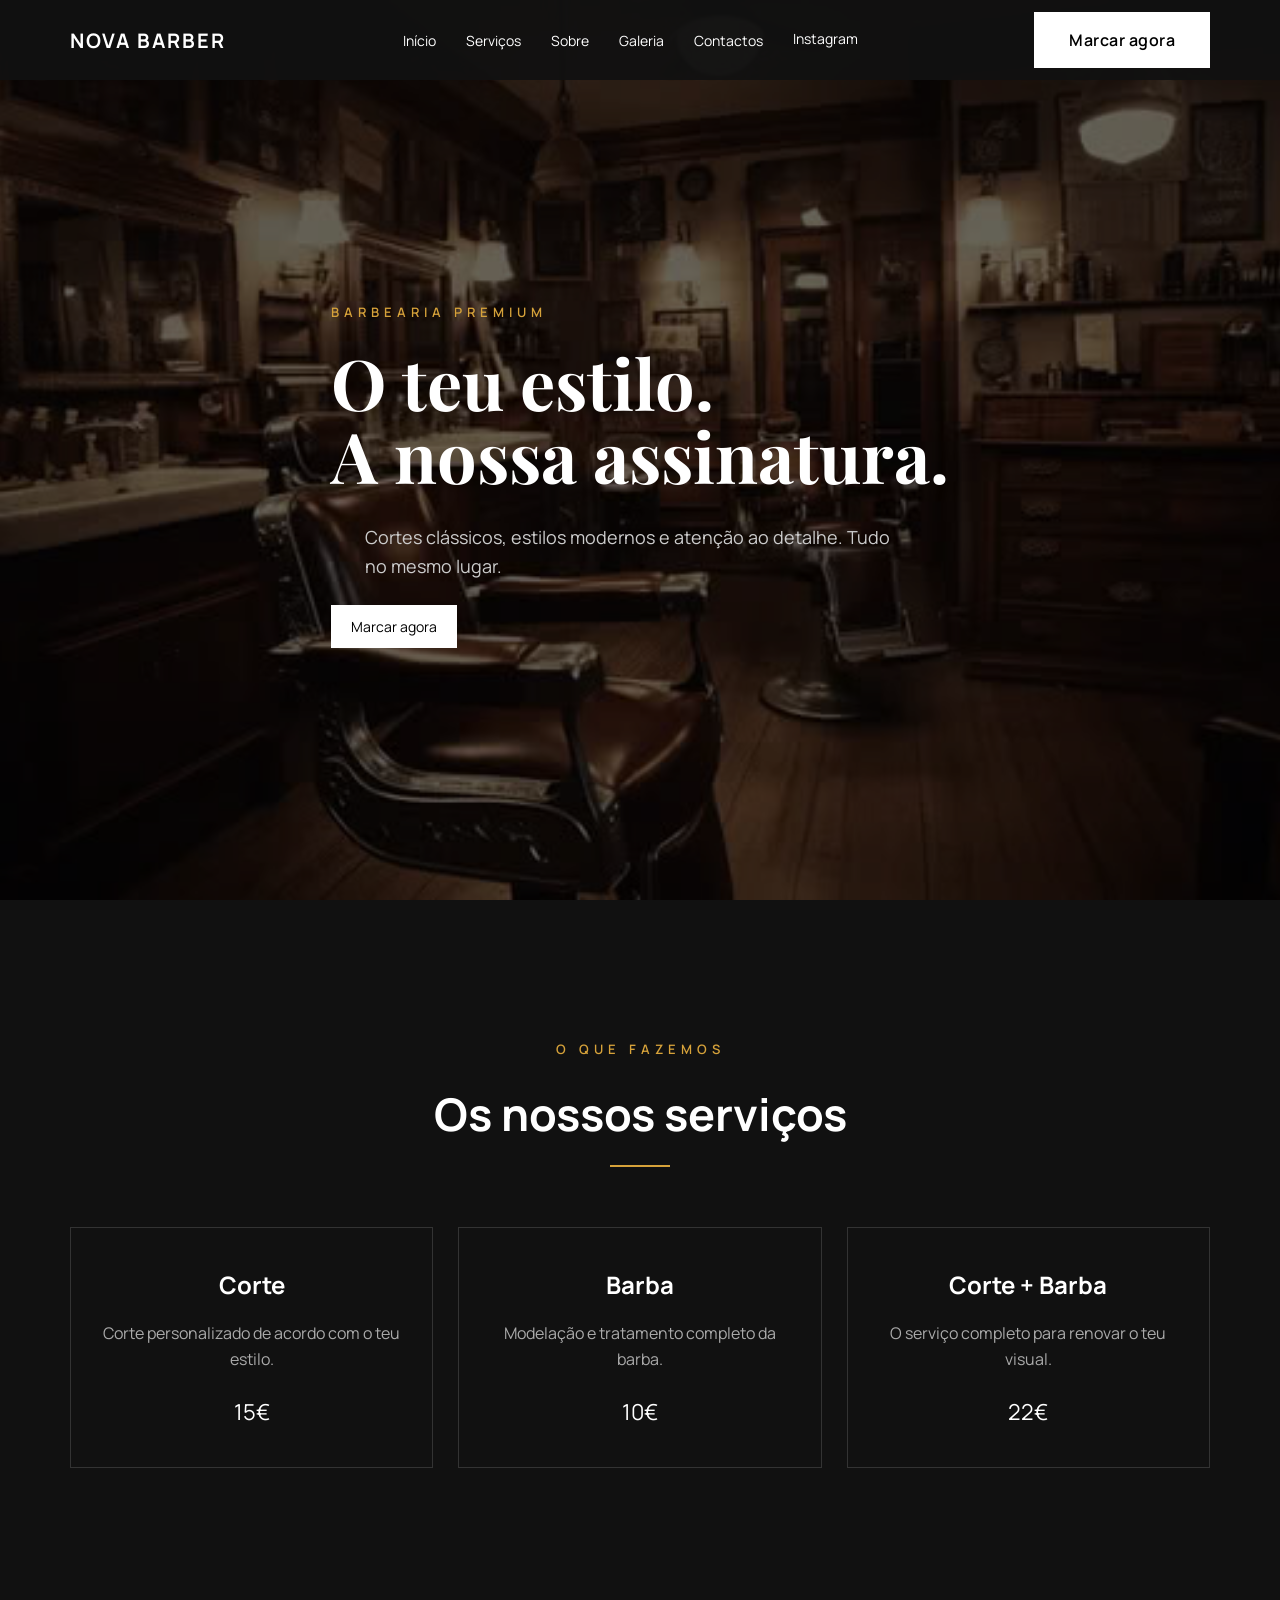
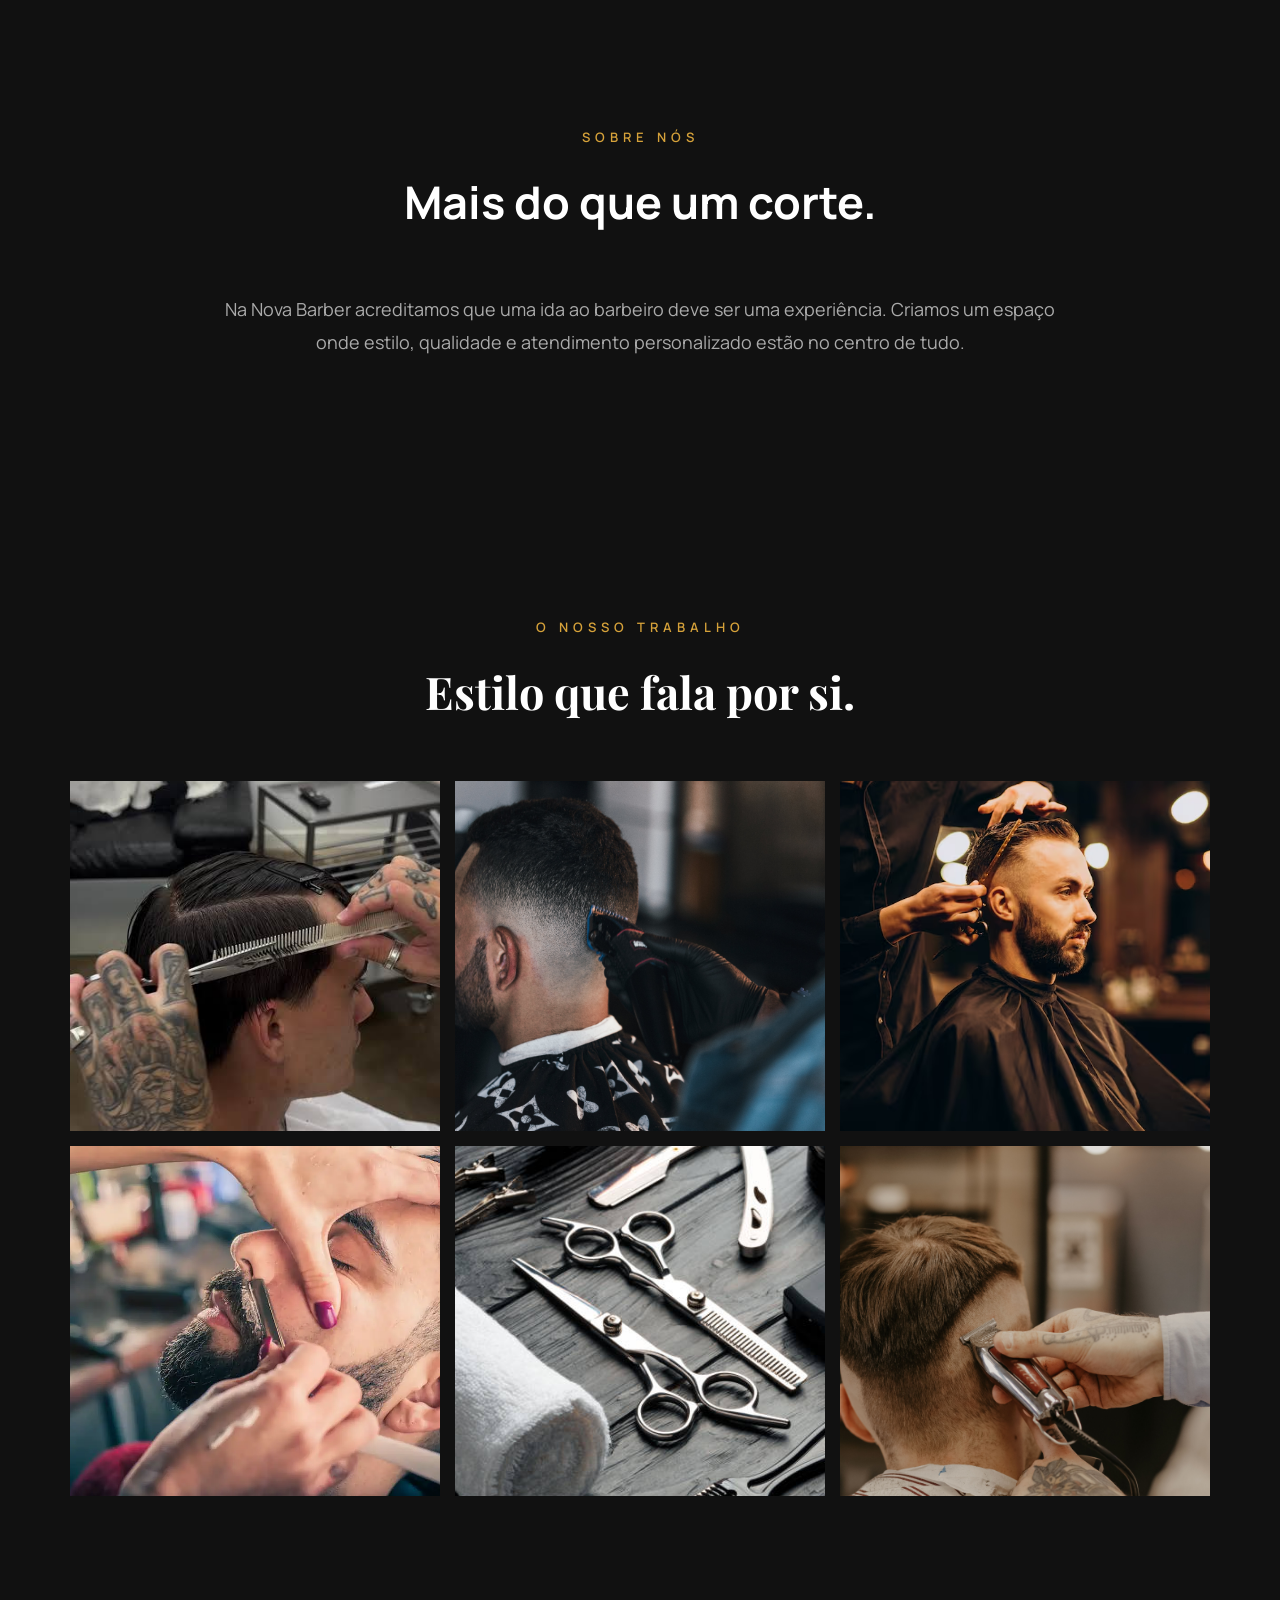
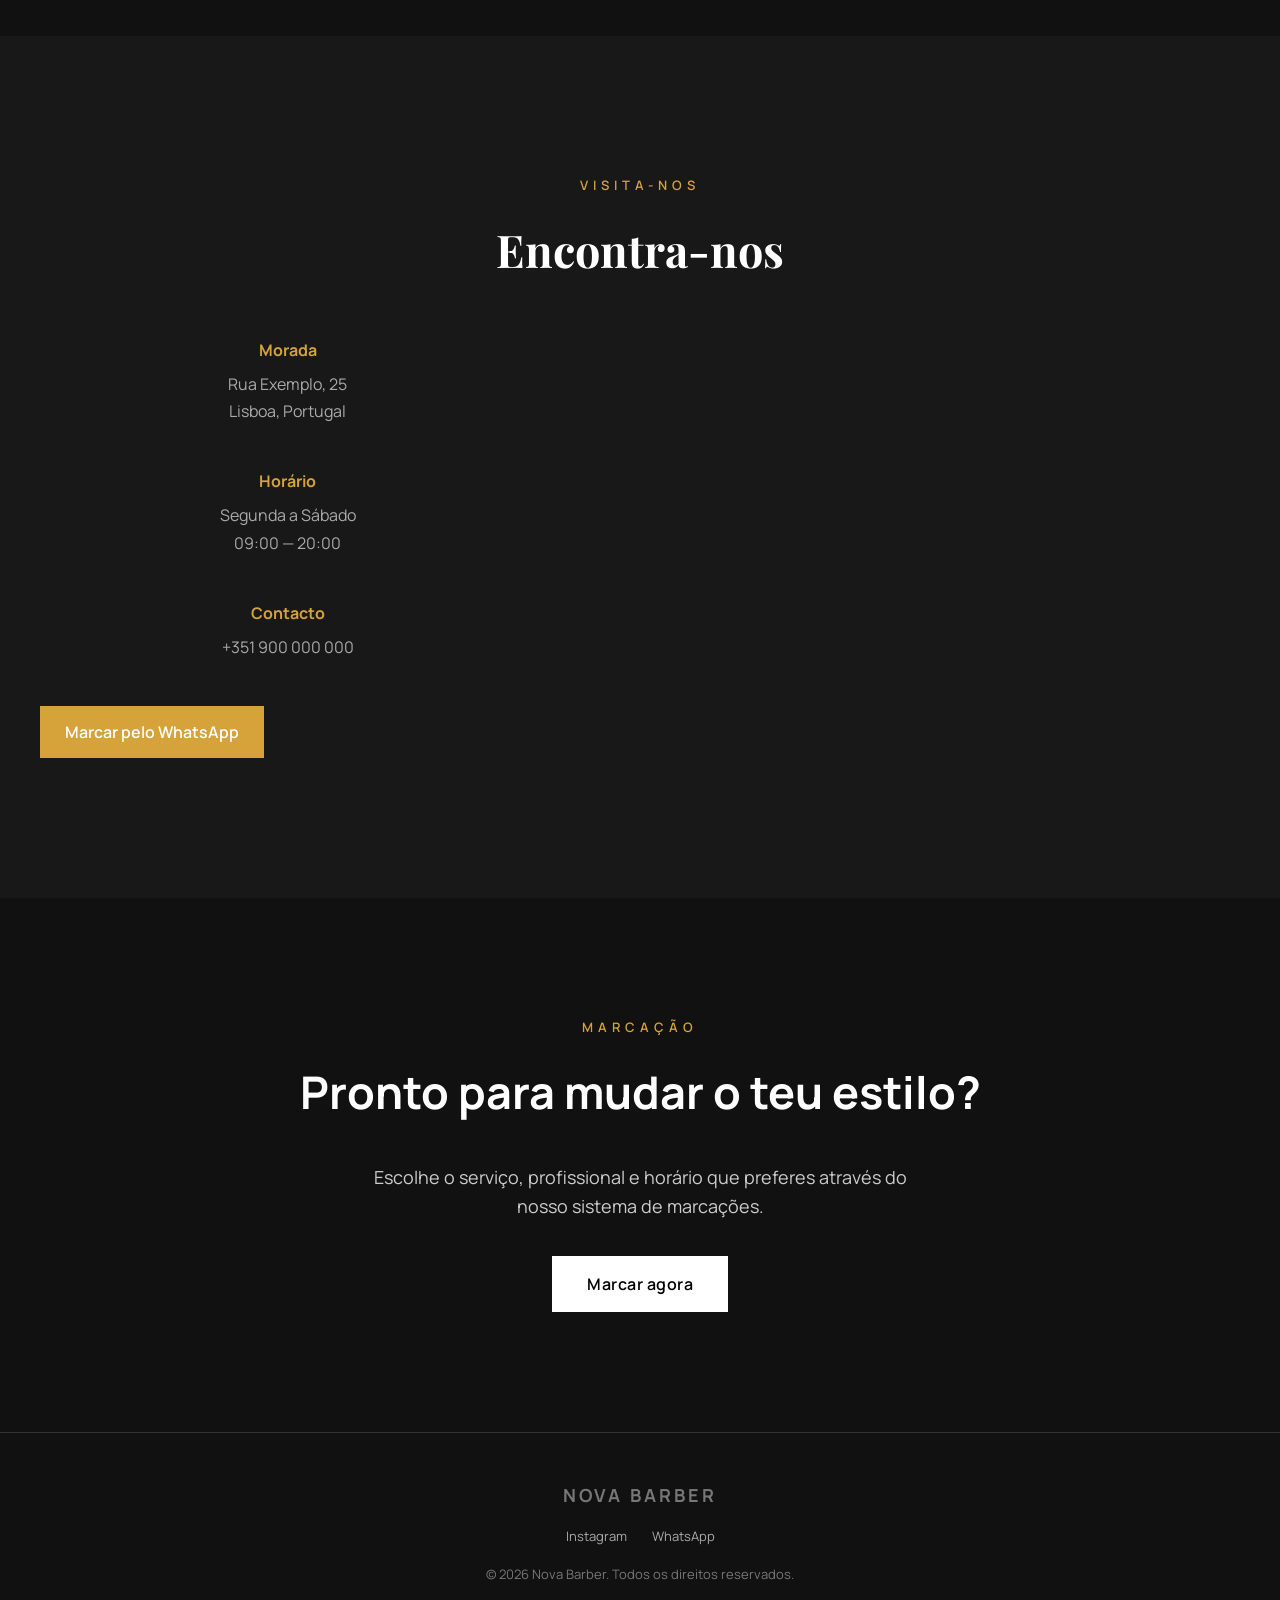
<file: index.html>
<!DOCTYPE html>
<html lang="pt-PT">
<head>

    <meta charset="UTF-8">

    <meta name="viewport" 
    content="width=device-width, initial-scale=1">

    <title>Nova Barber | Barbearia Premium em Lisboa</title>

    <meta 
    name="description" 
    content="Nova Barber, barbearia premium em Lisboa. Cortes masculinos, barba e estilos personalizados. Marca a tua visita." >

    <meta property="og:title" content="Nova Barber | Barbearia Premium em Lisboa">

<meta property="og:description" content="Cortes masculinos, barba e estilos personalizados na Nova Barber.">

<meta property="og:type" content="website">

<meta property="og:image" content="https://www.novabarber.pt/images/barbearia-hero.jpg">

    <link rel="icon" type="image/png" href="images/favicon.png">

    <link rel="stylesheet" href="style.css">

    <link rel="preconnect" href="https://fonts.googleapis.com">
<link rel="preconnect" href="https://fonts.gstatic.com" crossorigin>

<link href="https://fonts.googleapis.com/css2?family=Manrope:wght@400;500;600;700&family=Playfair+Display:wght@500;600;700&display=swap" rel="stylesheet">

</head>

<body>

    <!-- MENU -->
    <header>
        <nav>

            <div class="logo">
                NOVA BARBER
            </div>

            <ul class="menu">
                <li><a href="#inicio">Início</a></li>
                <li><a href="#servicos">Serviços</a></li>
                <li><a href="#sobre">Sobre</a></li>
                <li><a href="#galeria">Galeria</a></li>
                <li><a href="#contactos">Contactos</a></li>
                <a href="https://www.instagram.com/novabarber/"
                target="_blank"
                rel="noopener noreferrer">
                 Instagram
</a>
            </ul>

            <a 
    href="https://noona.is/en/thebrothers/book"
    class="botao"
    target="_blank"
    rel="noopener noreferrer">
    Marcar agora
</a>
             <button class="menu-toggle" aria-label="Abrir menu">
               <span></span>
                <span></span>
              <span></span>
           </button>
        </nav>
    </header>


    <!-- HERO -->
    <main>

        <section id="inicio" class="hero">

    <div class="hero-overlay"></div>

    <div class="hero-conteudo">

                <p class="subtitulo">
                    BARBEARIA PREMIUM
                </p>

                <h1>
                    O teu estilo.<br>
                    A nossa assinatura.
                </h1>

                <p class="descricao">
                    Cortes clássicos, estilos modernos e atenção
                    ao detalhe. Tudo no mesmo lugar.
                </p>

                <a 
    href="https://noona.is/en/thebrothers/book"
    class="botao-menu"
    target="_blank"
    rel="noopener noreferrer">
    Marcar agora
</a>

            </div>

        </section>


        <!-- SERVIÇOS -->
        <section id="servicos" class="servicos">

            <p class="subtitulo">
                O QUE FAZEMOS
            </p>

            <h2>
                Os nossos serviços
            </h2>

            <div class="servicos-container">

                <div class="servico">
                    <h3>Corte</h3>
                    <p>
                        Corte personalizado de acordo com o teu estilo.
                    </p>
                    <span>15€</span>
                </div>

                <div class="servico">
                    <h3>Barba</h3>
                    <p>
                        Modelação e tratamento completo da barba.
                    </p>
                    <span>10€</span>
                </div>

                <div class="servico">
                    <h3>Corte + Barba</h3>
                    <p>
                        O serviço completo para renovar o teu visual.
                    </p>
                    <span>22€</span>
                </div>

            </div>

        </section>


        <!-- SOBRE -->
        <section id="sobre" class="sobre">

            <div>

                <p class="subtitulo">
                    SOBRE NÓS
                </p>

                <h2>
                    Mais do que um corte.
                </h2>

                <p>
                    Na Nova Barber acreditamos que uma ida ao barbeiro
                    deve ser uma experiência. Criamos um espaço onde
                    estilo, qualidade e atendimento personalizado
                    estão no centro de tudo.
                </p>

            </div>

        </section>

        <!-- GALERIA -->
<section id="galeria" class="galeria">

    <div class="galeria-titulo">
        <p class="subtitulo">O NOSSO TRABALHO</p>

        <h2>Estilo que fala por si.</h2>
    </div>


    <div class="galeria-grid">

        <div class="galeria-item">
            <img src="images/foto1.jpg" alt="Corte de cabelo na Nova Barber">
        </div>

        <div class="galeria-item">
            <img src="images/foto2.jpg" alt="Corte masculino na Nova Barber">
        </div>

        <div class="galeria-item">
            <img src="images/foto3.jpg" alt="Barba na Nova Barber">
        </div>

        <div class="galeria-item">
            <img src="images/foto4.jpg" alt="Estilo masculino na Nova Barber">
        </div>

        <div class="galeria-item">
            <img src="images/foto5.jpg" alt="Interior da Nova Barber">
        </div>

        <div class="galeria-item">
            <img src="images/foto6.jpg" alt="Serviço de barbearia na Nova Barber">
        </div>

    </div>


</section>

       <!-- CONTACTOS -->
<section id="contactos" class="contactos">

    <div class="contactos-titulo">
        <p class="subtitulo">VISITA-NOS</p>
        <h2>Encontra-nos</h2>
    </div>

    <div class="contactos-container">

        <!-- INFORMAÇÕES -->
        <div class="contactos-info">

            <div class="contacto-item">
                <h3>Morada</h3>
                <p>Rua Exemplo, 25<br>Lisboa, Portugal</p>
            </div>

            <div class="contacto-item">
                <h3>Horário</h3>
                <p>Segunda a Sábado<br>09:00 — 20:00</p>
            </div>

            <div class="contacto-item">
                <h3>Contacto</h3>
                <p>+351 900 000 000</p>
            </div>

            <a 
    href="https://wa.me/351912345678?text=Olá!%20Gostaria%20de%20fazer%20uma%20marcação%20na%20Nova%20Barber."
    class="botao-whatsapp"
    target="_blank"
    rel="noopener noreferrer">
    Marcar pelo WhatsApp
             </a>

        </div>

        <!-- MAPA -->
        <div class="mapa">

                <iframe
    src= "https://www.google.com/maps/embed?pb=!1m14!1m12!1m3!1d872.8174256446704!2d-9.234766982242077!3d38.77821837568621!2m3!1f0!2f0!3f0!3m2!1i1024!2i768!4f13.1!5e0!3m2!1spt-PT!2spt!4v1788455665625!5m2!1spt-PT!2spt" 
       width="600"
    height="450"
    style="border:0;"
    allowfullscreen=""
    loading="lazy">
</iframe>

        </div>

      

    </div>

</section>


        <!-- MARCAÇÃO -->
        <section id="marcacao" class="marcacao">

    <p class="subtitulo">MARCAÇÃO</p>

    <h2>Pronto para mudar o teu estilo?</h2>

    <p class="descricao">
        Escolhe o serviço, profissional e horário
        que preferes através do nosso sistema de marcações.
    </p>

    <a 
        href="https://noona.is/en/thebrothers/book"
        class="botao"
        target="_blank"
        rel="noopener noreferrer">
        Marcar agora
    </a>

</section>

    </main>


    <!-- FOOTER -->
   <footer>
    <div class="footer-container">

        <div class="footer-logo">
            NOVA BARBER
        </div>

        <div class="footer-redes">
            <a 
                href="https://www.instagram.com/"
                target="_blank"
                rel="noopener noreferrer">
                Instagram
            </a>

            <a 
                href="https://wa.me/351912345678"
                target="_blank"
                rel="noopener noreferrer">
                WhatsApp
            </a>
        </div>

        <p class="footer-copy">
            © 2026 Nova Barber. Todos os direitos reservados.
        </p>

    </div>
</footer>

  <script src="script.js"></script>

</body>
</html>
</file>
<file: style.css>
/* =========================
   CONFIGURAÇÕES GERAIS
========================= */

* {
    margin: 0;
    padding: 0;
    box-sizing: border-box;
}

html {
    scroll-behavior: smooth;
}

body {
    background: #111111;
    color: white;
    font-family: 'Manrope', sans-serif;
}


/* =========================
   MENU
========================= */

header {
    position: fixed;
    top: 0;
    width: 100%;
    background: rgba(17, 17, 17, 0.95);
    z-index: 1000;
}

nav {
    max-width: 1200px;
    margin: auto;
    height: 80px;

    display: flex;
    align-items: center;
    justify-content: space-between;

    padding: 0 30px;
}

.logo {
    font-size: 20px;
    font-weight: bold;
    letter-spacing: 2px;
}

.menu {
    display: flex;
    list-style: none;
    gap: 30px;
}

.menu a {
    color: white;
    text-decoration: none;
    font-size: 14px;
}

.menu a:hover {
    opacity: 0.6;
}

.botao-menu {
    color: black;
    background: white;
    padding: 12px 20px;
    text-decoration: none;
    font-size: 14px;
}


/* =========================
   HERO
========================= */

.hero {
    min-height: 100vh;

    position: relative;

    display: flex;
    align-items: center;
    justify-content: center;

    text-align: center;

    padding: 120px 20px 80px;

    background-image: url("images/barbearia-hero.jpg");
    background-size: cover;
    background-position: center;
    background-repeat: no-repeat;
}

.hero-overlay {
    position: absolute;

    top: 0;
    left: 0;

    width: 100%;
    height: 100%;

    background: rgba(0, 0, 0, 0.60);

    z-index: 1;
}

.hero-conteudo {
    position: relative;
    z-index: 2;

    max-width: 800px;

    text-align: left;

    margin-left: 0;
}

.subtitulo {
    font-size: 13px;
    font-weight: 600;

    letter-spacing: 5px;

    margin-bottom: 25px;

    color: #d6a23a;
}

.hero h1 {
    font-family: 'Playfair Display', serif;

    font-size: 70px;
    line-height: 1.05;

    max-width: 800px;

    margin-bottom: 30px;
}

.descricao {
    max-width: 550px;
    margin: 0 auto 35px;

    color: #cccccc;
    font-size: 18px;
    line-height: 1.6;
}

.botao {
    display: inline-block;

    background: white;
    color: black;

    padding: 17px 35px;

    text-decoration: none;
    font-weight: 600;

    letter-spacing: 0.5px;

    transition: 0.3s;
}

.botao:hover {
    transform: translateY(-3px);
    background: #d6a23a;
    color: white;
}


/* =========================
   SERVIÇOS
========================= */

.servicos {
    max-width: 1200px;
    margin: auto;

    padding: 140px 30px;

    text-align: center;
}

.servicos h2,
.sobre h2,
.contactos h2,
.marcacao h2 {
    font-size: 45px;
    margin-bottom: 60px;
}

.servicos-container {
    display: grid;

    grid-template-columns: repeat(3, 1fr);

    gap: 25px;
}

.servico {
    border: 1px solid #333333;
    padding: 40px 25px;
}

.servico h3 {
    font-size: 24px;
    margin-bottom: 20px;
}

.servico p {
    color: #aaaaaa;
    line-height: 1.6;
    margin-bottom: 25px;
}

.servico span {
    font-size: 22px;
}

.servicos h2::after {
    content: "";

    display: block;

    width: 60px;
    height: 2px;

    background: #d6a23a;

    margin: 20px auto 0;
}

/* =========================
   SOBRE
========================= */

.sobre {
    max-width: 900px;
    margin: auto;

    padding: 120px 30px;

    text-align: center;
}

.sobre p:last-child {
    color: #aaaaaa;
    line-height: 1.8;
    font-size: 18px;
}


/* =========================
   CONTACTOS
========================= */

.contactos {
    text-align: center;

    padding: 120px 30px;

    background: #181818;
}

.contactos p:not(.subtitulo) {
    color: #aaaaaa;
    margin-bottom: 10px;
}


/* =========================
   MARCAÇÃO
========================= */

.marcacao {
    text-align: center;

    padding: 120px 30px;
}

.marcacao h2 {
    margin-bottom: 40px;
}


/* =========================
   FOOTER
========================= */

footer {
    border-top: 1px solid #333333;

    text-align: center;

    padding: 30px;

    color: #777777;

    font-size: 13px;
}

.footer-container {
    max-width: 1200px;
    margin: auto;
    padding: 20px 30px;
    text-align: center;
}

.footer-logo {
    font-size: 18px;
    font-weight: 700;
    letter-spacing: 3px;
    margin-bottom: 20px;
}

.footer-redes {
    display: flex;
    justify-content: center;
    gap: 25px;
    margin-bottom: 20px;
}

.footer-redes a {
    color: #aaaaaa;
    text-decoration: none;
    transition: 0.3s;
}

.footer-redes a:hover {
    color: white;
}

.footer-copy {
    color: #777777;
    font-size: 13px;
}

/* =========================
   RESPONSIVO - TELEMÓVEL
========================= */

@media (max-width: 768px) {

    nav {
        padding: 0 20px;
    }

    .menu {
    display: none;
    position: absolute;
    top: 80px;
    left: 0;
    width: 100%;
    background: #111111;
    flex-direction: column;
    gap: 0;
    padding: 20px;
}

.menu.ativo {
    display: flex;
}

.menu li {
    padding: 15px 0;
    border-bottom: 1px solid #333333;
}

    .botao-menu {
        display: none;
    }

    .hero h1 {
    font-size: 40px;
    line-height: 1.1;
}

    .descricao {
        font-size: 16px;
    }

    .servicos-container {
        grid-template-columns: 1fr;
    }

    .servicos h2,
    .sobre h2,
    .contactos h2,
    .marcacao h2 {
        font-size: 34px;
    }

    .hero {
    padding: 120px 20px 80px;
    text-align: center;
}

.hero-conteudo {
    max-width: 100%;
}

.descricao {
    font-size: 16px;
    line-height: 1.6;
}

.botao,
.botao-whatsapp {
    min-height: 48px;
    display: inline-flex;
    align-items: center;
    justify-content: center;
}

}

.galeria {
    padding: 100px 20px;
}

.galeria-titulo h2 {
    font-size: 34px;
}

.galeria-grid {
    grid-template-columns: 1fr;
}

.galeria-item {
    height: 300px;
}

/* =========================
   MENU HAMBÚRGUER
========================= */

.menu-toggle {
    display: none;
    background: none;
    border: none;
    cursor: pointer;
    flex-direction: column;
    gap: 5px;
}

.menu-toggle span {
    width: 25px;
    height: 2px;
    background: white;
    display: block;
    transition: 0.3s;
}

/* =========================
   TELEMÓVEL
========================= */

@media (max-width: 768px) {

    .menu-toggle {
        display: flex;
    }

    .contactos {
    padding: 100px 20px;
}

.contactos-titulo h2 {
    font-size: 34px;
}

.contactos-container {
    grid-template-columns: 1fr;

    gap: 50px;
}

.mapa {
    min-height: 300px;
}

.mapa iframe {
    min-height: 300px;
}

}

/* =========================
   GALERIA
========================= */

.galeria {
    max-width: 1200px;
    margin: auto;

    padding: 140px 30px;
}

.galeria-titulo {
    text-align: center;

    margin-bottom: 60px;
}

.galeria-titulo h2 {
    font-family: 'Playfair Display', serif;

    font-size: 45px;
}

.galeria-grid {
    display: grid;

    grid-template-columns: repeat(3, 1fr);

    gap: 15px;
}

.galeria-item {
    height: 350px;

    overflow: hidden;
}

.galeria-item img {
    width: 100%;
    height: 100%;

    object-fit: cover;

    display: block;

    transition: transform 0.5s ease;
}

.galeria-item:hover img {
    transform: scale(1.05);
}


/* =========================
   CONTACTOS
========================= */

.contactos {
    padding: 140px 30px;

    background: #181818;
}

.contactos-titulo {
    text-align: center;

    margin-bottom: 60px;
}

.contactos-titulo h2 {
    font-family: 'Playfair Display', serif;

    font-size: 45px;
}

.contactos-container {
    max-width: 1200px;
    margin: auto;

    display: grid;

    grid-template-columns: 1fr 1.3fr;

    gap: 60px;

    align-items: stretch;
}

.contactos-info {
    display: flex;
    flex-direction: column;

    justify-content: center;

    gap: 35px;
}

.contacto-item h3 {
    font-size: 16px;

    margin-bottom: 10px;

    color: #d6a23a;
}

.contacto-item p {
    color: #aaaaaa;

    line-height: 1.7;
}

.botao-whatsapp {
    display: inline-block;

    width: fit-content;

    padding: 15px 25px;

    background: #d6a23a;
    color: white;

    text-decoration: none;

    font-weight: 600;

    transition: 0.3s;
}

.botao-whatsapp:hover {
    transform: translateY(-3px);
}

.mapa {
    min-height: 400px;

    overflow: hidden;
}

.mapa iframe {
    width: 100%;
    height: 100%;

    min-height: 400px;

    border: 0;
}

.footer-redes {
    margin-top: 15px;
}

.footer-redes a {
    color: #aaaaaa;
    text-decoration: none;
    transition: 0.3s;
}

.footer-redes a:hover {
    color: white;
}
</file>
